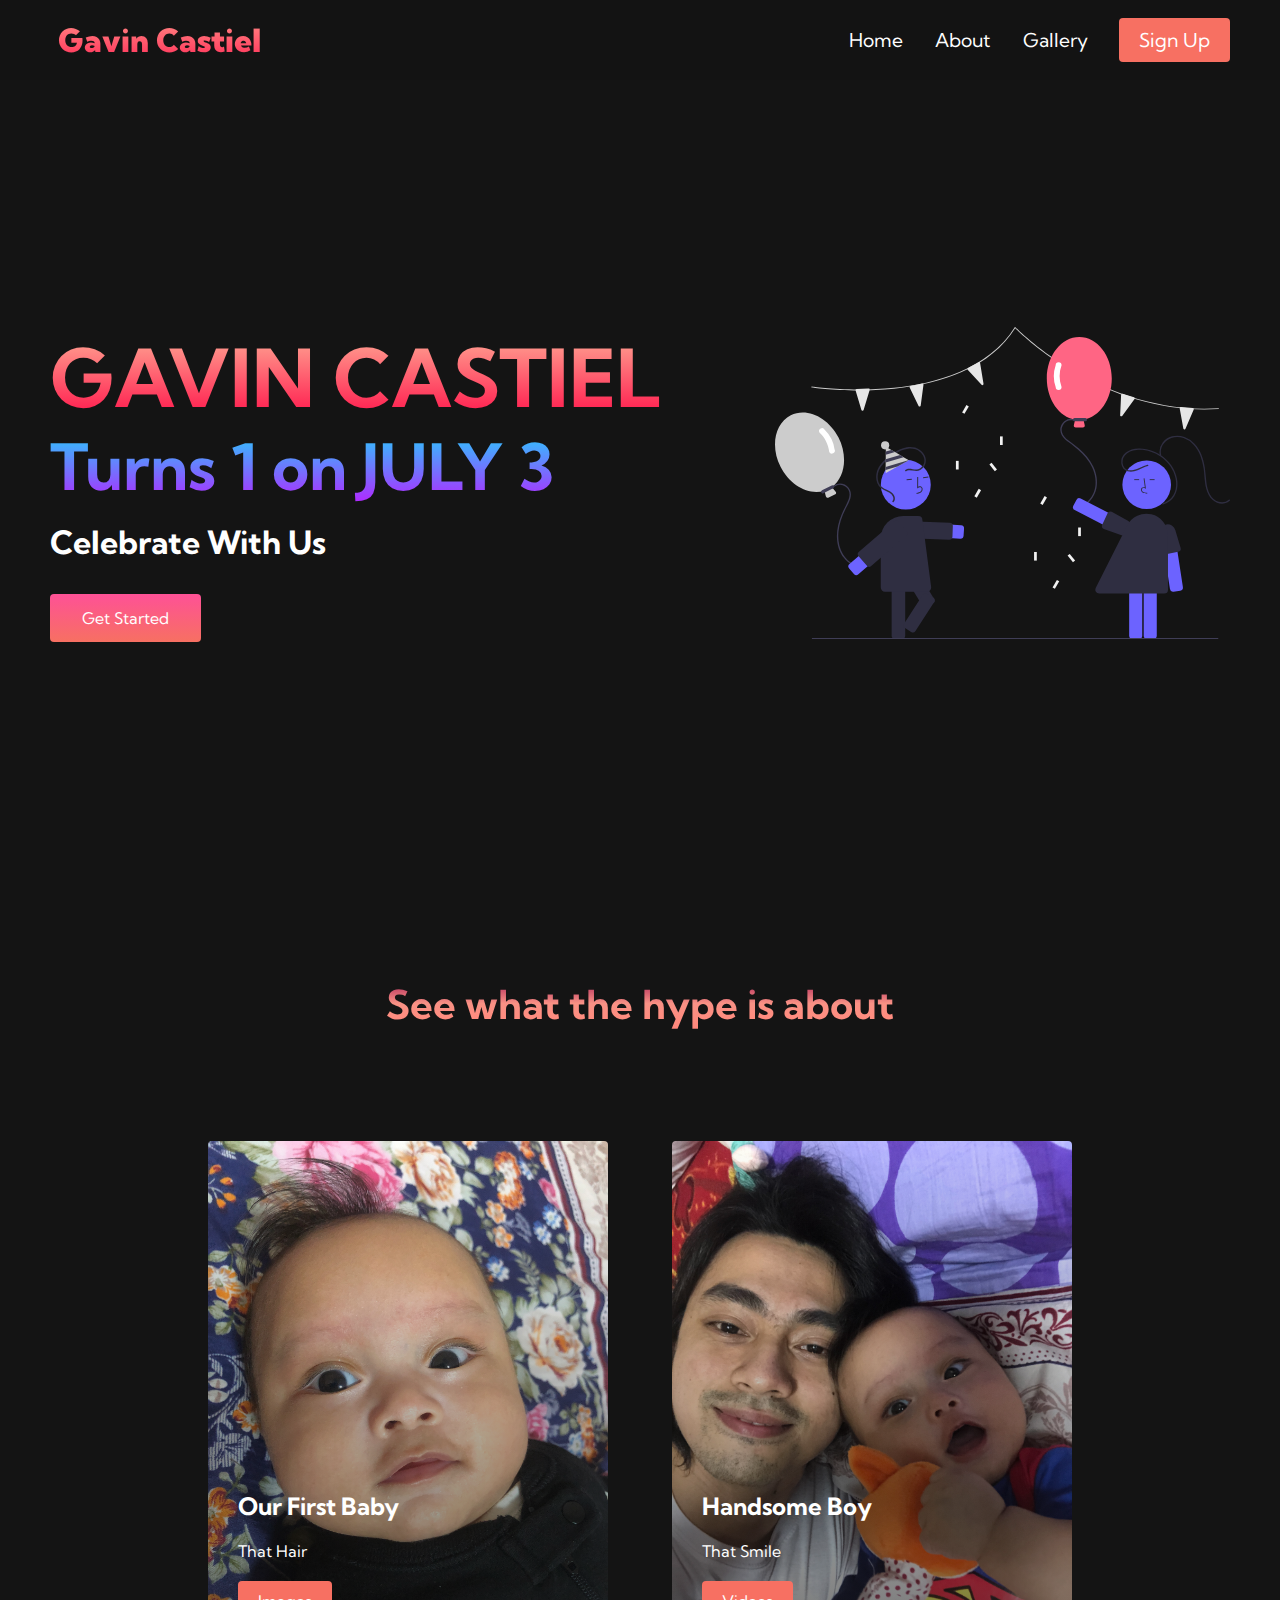
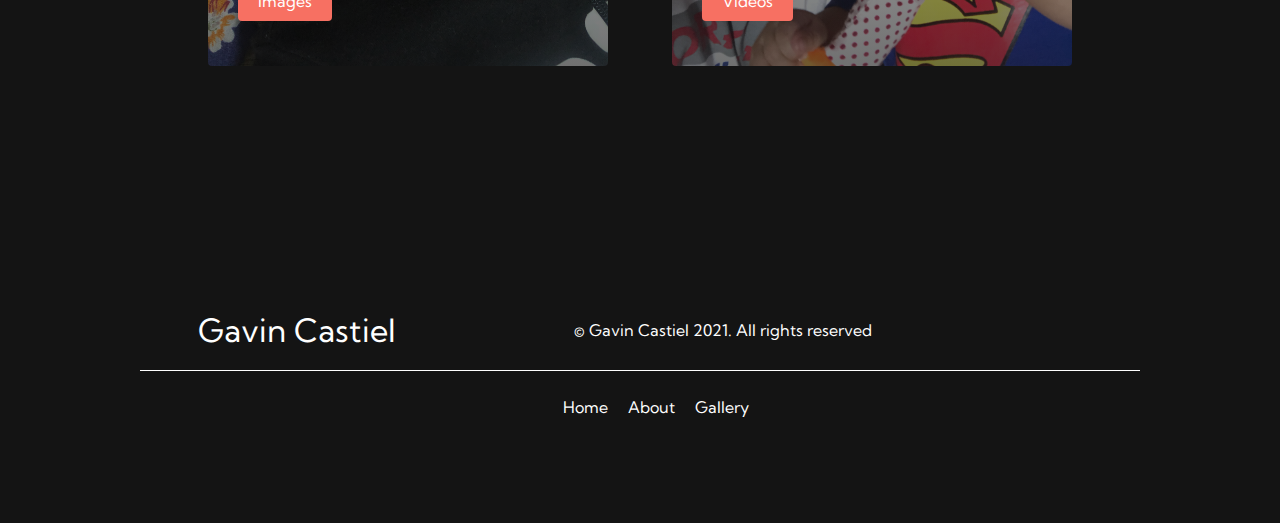
<file: index.html>
<!DOCTYPE html>
<html lang="en">
<head>
    <meta charset="UTF-8">
    <meta http-equiv="X-UA-Compatible" content="IE=edge">
    <meta name="viewport" content="width=device-width, initial-scale=1.0">
    <title>Gavin Castiel</title>
    <link rel="stylesheet" href="style.css">
    <link rel="stylesheet" href="https://use.fontawesome.com/releases/v5.15.3/css/all.css" integrity="sha384-SZXxX4whJ79/gErwcOYf+zWLeJdY/qpuqC4cAa9rOGUstPomtqpuNWT9wdPEn2fk" crossorigin="anonymous">
    <link rel="preconnect" href="https://fonts.gstatic.com">
<link href="https://fonts.googleapis.com/css2?family=Kumbh+Sans:wght@700&display=swap" rel="stylesheet">
</head>
<body>
    <!-- Navbar Section -->
    <nav class="navbar">
        <div class="navbar_container">
            <a href="/" id="navbar_logo"><i class="fas fa-fighter-jet"></i>Gavin Castiel</a>
            <div class="navbar_toggle" id="mobile-menu">
                <span class="bar"></span>
                <span class="bar"></span>
                <span class="bar"></span>
            </div>
            <ul class="navbar_menu">
                <li class="navbar_item">
                    <a href="/" class="navbar_links">Home</a>
                 </li>
                 <li class="navbar_item">
                    <a href="tech.html" class="navbar_links">About</a>
                 </li>
                 <li class="navbar_item">
                    <a href="/" class="navbar_links">Gallery</a>
                 </li>
                 <li class="navbar_btn">
                    <a href="/" class="button">Sign Up</a>
                 </li>
            </ul>
        </div>
    </nav>
    <!-- Hero Section -->
    <div class="main">
        <div class="main_container">
            <div class="main_content">
                <h1>GAVIN&nbsp;CASTIEL</h1>
                <h2>Turns 1 on JULY 3</h2>
                <p>Celebrate With Us</p>
                <button class="main_btn"><a href="/">Get Started</a></button>
            </div>
            <div class="main_img--container">
                <img src="images/pic1.svg" alt="pic" id="main_img">
            </div>
        </div>
    </div>

    <!-- Services Section -->
    <div class="services">
        <h1>See what the hype is about</h1>
        <div class="services_container">
            <div class="services_card">
                <h2>Our First Baby</h2>
                <p>That Hair</p>
                <button>Images</button>
            </div>
            <div class="services_card">
                <h2>Handsome Boy</h2>
                <p>That Smile</p>
                <button>Videos</button>
            </div>
        </div>
    </div>

    <!-- Footer Section -->
    <div class="footer_container">
        <div class="social_media">
            <div class="social_media--wrap">
                <div class="footer_logo">
                    <a href="/" id="footer_logo"><i class="fas fa-fighter-jet"></i>Gavin Castiel</a>
                </div>
                <p class="website_rights">&copy; Gavin Castiel 2021. All rights reserved</p>
                <div class="social_icons">
                    <a href="/" class="social_icon--link" target="_blank"> 
                    <i class="fab fa-facebook"></i></a>
                    <a href="/" class="social_icon--link" target="_blank"> 
                    <i class="fab fa-instagram"></i></a>
                </div>
            </div>
        </div>
        <div class="footer_links">
            <div class="footer_link--items">
                <a href="/">Home</a>
                <a href="/">About</a>
                <a href="/">Gallery</a>
            </div>
        </div>
    </div>


    <script src="app.js"></script>
</body>
</html>
</file>
<file: style.css>
* {
    box-sizing: border-box;
    margin: 0;
    padding: 0;
    font-family: 'Kumbh Sans', sans-serif;
}

.navbar {
    background: #131313;
    height: 80px;
    display: flex;
    justify-content: center;
    align-items: center;
    font-size: 1.2rem;
    position: sticky;
    top: 0;
    z-index: 999;
}

.navbar_container {
    display: flex;
    justify-content: space-between;
    height: 80px;
    z-index: 1;
    width: 100%;
    max-width: 1300px;
    margin: 0 auto;
    padding: 0 50px;
}

#navbar_logo {
    background-color: #ff8177;
    background-image: linear-gradient(to top, #ff0844 0%, #ffb199 100%);
    background-size: 100%;
    -webkit-background-clip: text;
    -moz-background-clip: text;
    -webkit-text-fill-color: transparent;
    -webkit-text-fill-color: transparent;
    display: flex;
    align-items: center;
    cursor: pointer;
    text-decoration: none;
    font-size: 2rem;
    font-weight: 900;
}

.fa-fighter-jet {
    margin-right: 0.5rem;
}

.navbar_menu {
    display: flex;
    align-items: center;
    list-style: none;
    text-align: center;
}

.navbar_item {
    height: 80px;
}

.navbar_links {
    color: #fff;
    display: flex;
    align-items: center;
    justify-content: center;
    text-decoration: none;
    padding: 0 1rem;
    height: 100%;
}

.navbar_btn {
    display: flex;
    justify-content: center;
    align-items: center;
    padding: 0;
    margin-left: 15px;
    width: 100%;
}

.button {
    display: flex;
    justify-content: center;
    align-items: center;
    text-decoration: none;
    padding: 10px 20px;
    height: 100%;
    width: 100%;
    border: none;
    outline: none;
    border-radius: 4px;
    background: #f77062;
    color: #fff;
}

.button:hover {
    background: #4837ff;
    transition: all 0.3s ease;
}

.navbar_links:hover {
    color: #f77062;
    transition: all 0.3s ease;
}

@media screen and (max-width: 960px) {
    .navbar_container {
        display: flex;
        justify-content: space-between;
        height: 80px;
        z-index: 1;
        width: 100%;
        max-width: 1300px;
        padding: 0;
    }

    .navbar_menu {
        display: grid;
        grid-template-columns: auto;
        margin: 0;
        width: 100%;
        position: absolute;
        top: -1000px;
        opacity: 0;
        transition: all 0.5s ease;
        height: 50vh;
        z-index: -1;
        background: #131313;
    }

    .navbar_menu.active {
        top: 100%;
        opacity: 1;
        transition: all 0.5s ease;
        z-index: 99;
        height: 50vh;
        font-size: 1.6rem;
    }

    #navbar_logo {
        padding-left: 25px;
    } 

    .navbar_toggle .bar {
        width: 25px;
        height: 3px;
        margin: 5px auto;
        transition: all 0.3s ease-in-out;
        background: #fff;
    } 

    .navbar_item {
        width: 100%;
    }

    .navbar_links {
        text-align: center;
        padding: 2rem;
        width: 100%;
        display: table;
    }

    #mobile-menu {
        position: absolute;
        top: 20%;
        right: 5%;
        transform: translate(5%, 20%);
    }

    .navbar_btn {
        padding-bottom: 2rem;
    }


    .button {
        display: flex;
        justify-content: center;
        align-items: center;
        width: 80%;
        height: 80px;
        margin: 0;
    }

    .navbar_toggle .bar {
        display: block;
        cursor: pointer;
    }

    #mobile-menu.is-active .bar:nth-child(2) {
        opacity: 0;

    }

    #mobile-menu.is-active .bar:nth-child(1) {
        transform: translateY(8px) rotate(45deg);
    }

    #mobile-menu.is-active .bar:nth-child(3) {
        transform: translateY(-8px) rotate(-45deg);
    }
}

/* Hero Section */
.main {
    background-color: #141414;
}

.main_container {
    display: grid;
    grid-template-columns: 1fr 1fr;
    align-items: center;
    justify-self: center;
    margin: 0 auto;
    height: 90vh;
    background-color: #141414;
    z-index: 1;
    width: 100%;
    max-width: 1300px;
    padding: 0 50px;
}

.main_content h1 {
    font-size: 5rem;
    background-color: #ff8177;
    background-image: linear-gradient(to top, #ff0844 0%, #ffb199 100%);
    background-size: 100%;
    -webkit-background-clip: text;
    -moz-background-clip: text;
    -webkit-text-fill-color: transparent;
    -moz-text-fill-color: transparent;
}

.main_content h2 {
    font-size: 4rem;
    background-color: #ff8177;
    background-image: linear-gradient(to top, #b721ff 0%, #21d4fd 100%);
    background-size: 100%;
    -webkit-background-clip: text;
    -moz-background-clip: text;
    -webkit-text-fill-color: transparent;
    -moz-text-fill-color: transparent;
}

.main_content p {
    margin-top: 1rem;
    font-size: 2rem;
    font-weight: 700;
    color: #fff;
}

.main_btn {
    font-size: 1rem;
    background-image: linear-gradient(to top, #f77062 0%, #fe5196 100%);
    padding: 14px 32px;
    border: none;
    color: #fff;
    margin-top: 2rem;
    cursor: pointer;
    position: relative;
    transition: all 0.35s;
    outline: none;
    border-radius: 4px;
}

.main_btn a {
    position: relative;
    z-index: 2;
    color: #fff;
    text-decoration: none;
}

.main_btn::after {
    position: absolute;
    content: '';
    top: 0;
    left: 0;
    width: 0;
    height: 100%;
    background: #4837ff;
    transition: all 0.35s;
    border-radius: 4px;
}

.main_btn:hover {
    color: #fff;
}
.main_btn:hover:after {
    width: 100%;
}

.main_img--container {
    text-align: right;
}

#main_img {
    height: 80%;
    width: 80%;
}

/* Mobile Responsive */
@media screen and (max-width: 768px) {
    .main_container {
        display: grid;
        grid-template-columns: auto;
        align-items: center;
        justify-self: center;
        width: 100%;
        margin: 0 auto;
        height: 90vh;
    }

    .main_content {
        text-align: center;
        margin-bottom: 4rem;
    }

    .main_content {
        text-align: center;
        margin-bottom: 4rem;
    }

    .main_content h1 {
        font-size: 2.5rem;
        margin-top: 2rem;
    } 

    .main_content h2 {
        font-size: 3rem;
    }

    .main_content p {
        margin-top: 1rem;
        font-size: 1.5rem;
    }
}

@media screen and (max-width: 480px){
    .main_content h1 {
        font-size: 2rem;
        margin-top: 3rem;
    } 

    .main_content h2 {
        font-size: 2rem;
    }

    .main_content p {
        margin-top: 2rem;
        font-size: 1.5rem;
    }

    .main_btn {
        padding: 12px 36px;
        margin: 2.5rem 0;
    }
    
}


/* Services Section */
.services {
    background: #141414;
    display: flex;
    flex-direction: column;
    align-items: center;
    height: 100vh;
    padding-top: 10vh;
}

.services h1 {
    background-color: #ff8177;
    background-image: linear-gradient(to top, #ff8177 0%, #ff867a 0%, #ff8c7f 21%, #f99185 52%, #cf556c 78%, #b12a5b 100%);
    background-size: 100%;
    margin-bottom: 5rem;
    font-size: 2.5rem;
    -webkit-background-clip: text;
    -moz-background-clip: text;
    -webkit-text-fill-color: transparent;
    -moz-text-fill-color: transparent;
}

.services_container {
    display: flex;
    justify-content: center;
    flex-wrap: wrap;
}

.services_card {
    margin: 2rem;
    height: 525px;
    width: 400px;
    border-radius: 4px;
    background-image: linear-gradient(to bottom, rgba(0,0,0,0) 0%, rgba(17, 17, 17, 0.6) 100%), url('images/pic3.JPG');
    background-size: cover;
    position: relative;
    color: #fff;
}

.services_card:nth-child(2) {
    background-image: linear-gradient(to bottom, rgba(0,0,0,0) 0%, rgba(17, 17, 17, 0.6) 100%), url('images/pic4.JPG');
}

.services h2 {
    position: absolute;
    top: 350px;
    left: 30px;
}

.services_card p {
    position: absolute;
    top: 400px;
    left: 30px;
}

.services_card button {
    color: #fff;
    padding: 10px 20px;
    border: none;
    outline: none;
    border-radius: 4px;
    background: #f77062;
    position: absolute;
    top: 440px;
    left: 30px;
    font-size: 1rem;
    cursor: pointer;
}

.services_card:hover {
    transform: scale(1.075);
    transition: 0.2s ease-in;
    cursor: pointer;
}

@media screen and (max-width: 960px){
    .services {
        height: 1600px;
    }

    .services h1 {
        font-size: 2rem;
        margin-top: 12rem;
    }
}

@media screen and (max-width: 480px) {
    .services {
        height: 1400px;
    }
    
    .services h1 {
        font-size: 1.2rem;
    }

    .services_card {
        width: 300px;
    }
}

/* Footer CSS */
.footer_container {
    background-color: #141414;
    padding: 5rem 0;
    display: flex;
    flex-direction: column;
    justify-content: center;
    align-items: center;
} 

#footer_logo {
    color: #fff;
    display: flex;
    align-items: center;
    cursor: pointer;
    text-decoration: none;
    font-size: 2rem;
}

.footer_links {
    width: 100%;
    max-width: 1000px;
    border-top: 1px solid white ;
    margin-top: 20px;
}

.footer_link--items {
    display: flex;
    flex-direction: row;
    justify-content: center;
    align-items: center;
    margin: 16px;
    text-align: left;
    width: 100%;
    box-sizing: border-box;
}

.footer_link--items h2 {
    margin-bottom: 16px;
}

.footer_link--items > h2 {
    color: #fff;
}

.footer_link--items a {
    color: #fff;
    text-decoration: none;
    margin-bottom: 0.5rem;
    display: inline;
    margin: 10px;
}

.footer_link--items a:hover {
    color: #e9e9e9;
    transition: 0.3s ease-out;
}

/* Social Icons */
.social_icon--link {
    color: #fff;
    font-size: 24px;
    padding-right: 20px;
}

.social_media {
    max-width:  1000px;
    width: 100%;
}

.social_media--wrap {
    display: flex;
    align-items: center;
    justify-content: space-between;
    width: 90%;
    max-width: 1000px;
    margin: 40px auto 0 auto;
}

.social_icons {
    display: flex;
    align-items: center;
}

.social_logo {
    color: #fff;
    justify-self: flex-start;
    margin-left: 20px;
    cursor: pointer;
    font-size: 2rem;
    text-decoration: none;
    display: flex;
    align-items: center;
    margin-bottom: 16px;
}

.fa-fighter-jet::before {
    margin-right: 10px;
}

.website_rights {
    color: #fff;
}

@media screen and (max-width: 820px){
    .footer_links {
        padding-top: 2rem;
    }   

    #footer_logo {
        margin-bottom: 2rem;
    }

    .website_rights {
        margin-bottom: 2rem;
    }

    .footer_link--wrapper {
        flex-direction: column;
    }

    .socila_medial--wrap {
        flex-direction: column;
    }
}

@media screen and (max-width: 480px) {
    .footer_link--items {
        margin: 0;
        padding: 10px;
        width: 100%;
    }
}
</file>
